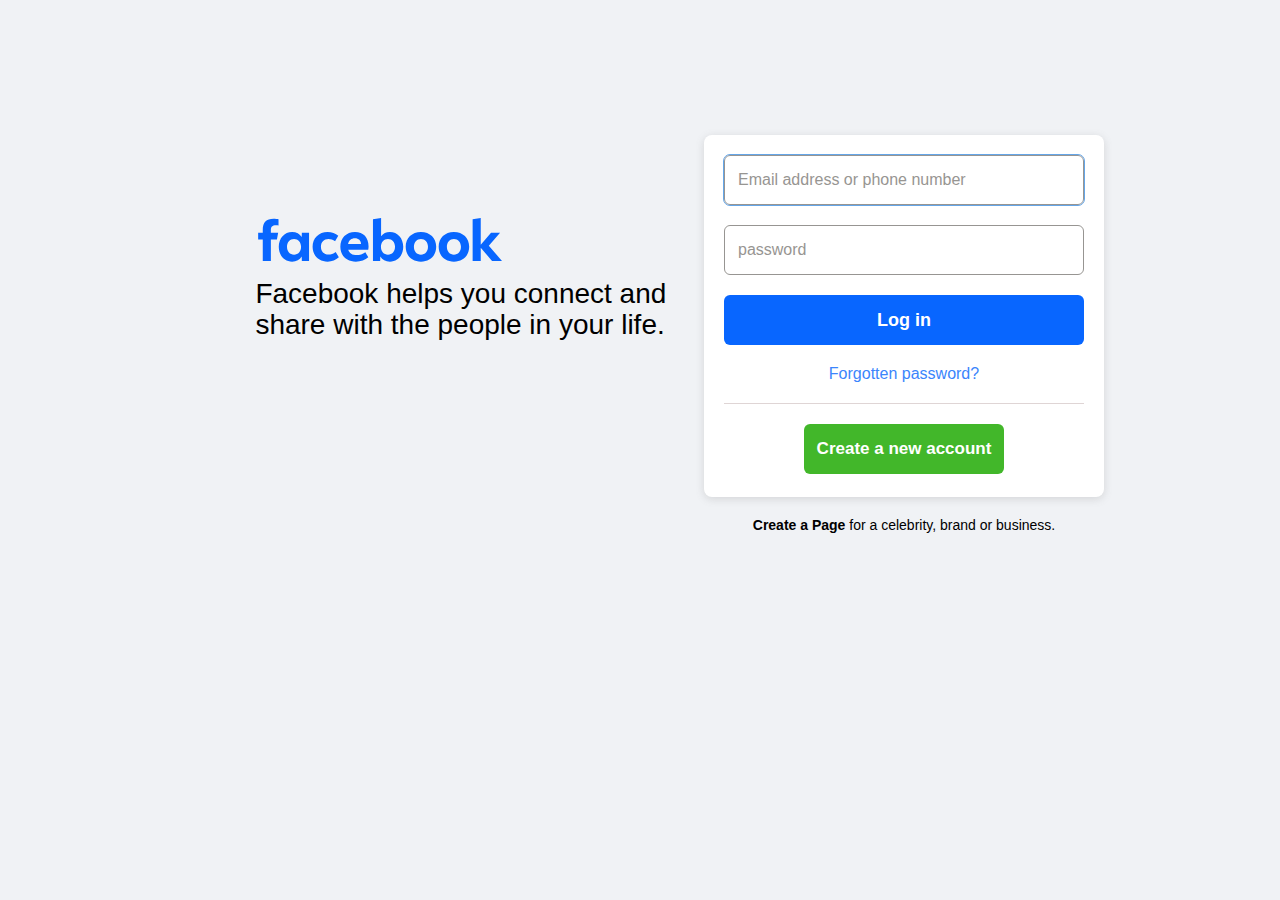
<file: index.html>
<!DOCTYPE html>
<html lang="en">
<head>
    <meta charset="UTF-8">
    <meta name="viewport" content="width=device-width, initial-scale=1.0">
    <title>FB</title>
    <link rel="stylesheet" href="facebook2.css">
</head>
<body>
<div class="main">
    <div class="sub1">
        <img src="facebook.svg" alt="fb">
        <p class="p" >Facebook helps you connect and share with the people in your life.</p>
    </div>
    <div class="sub2">
        <div class="form-div">
            <form action="">
                <input type="text" placeholder="Email address or phone number">
                <input type="password" placeholder="password">
                <input type="submit" value="Log in">
            </form>
            <a href="">Forgotten password?</a>
            <hr>
            <button>Create a new account</button>
        </div>
        <p class="y"><a class="a1" href="">Create a Page</a> for a celebrity, brand or business.</p>
    </div>
</div>
</body>
</html>
</file>
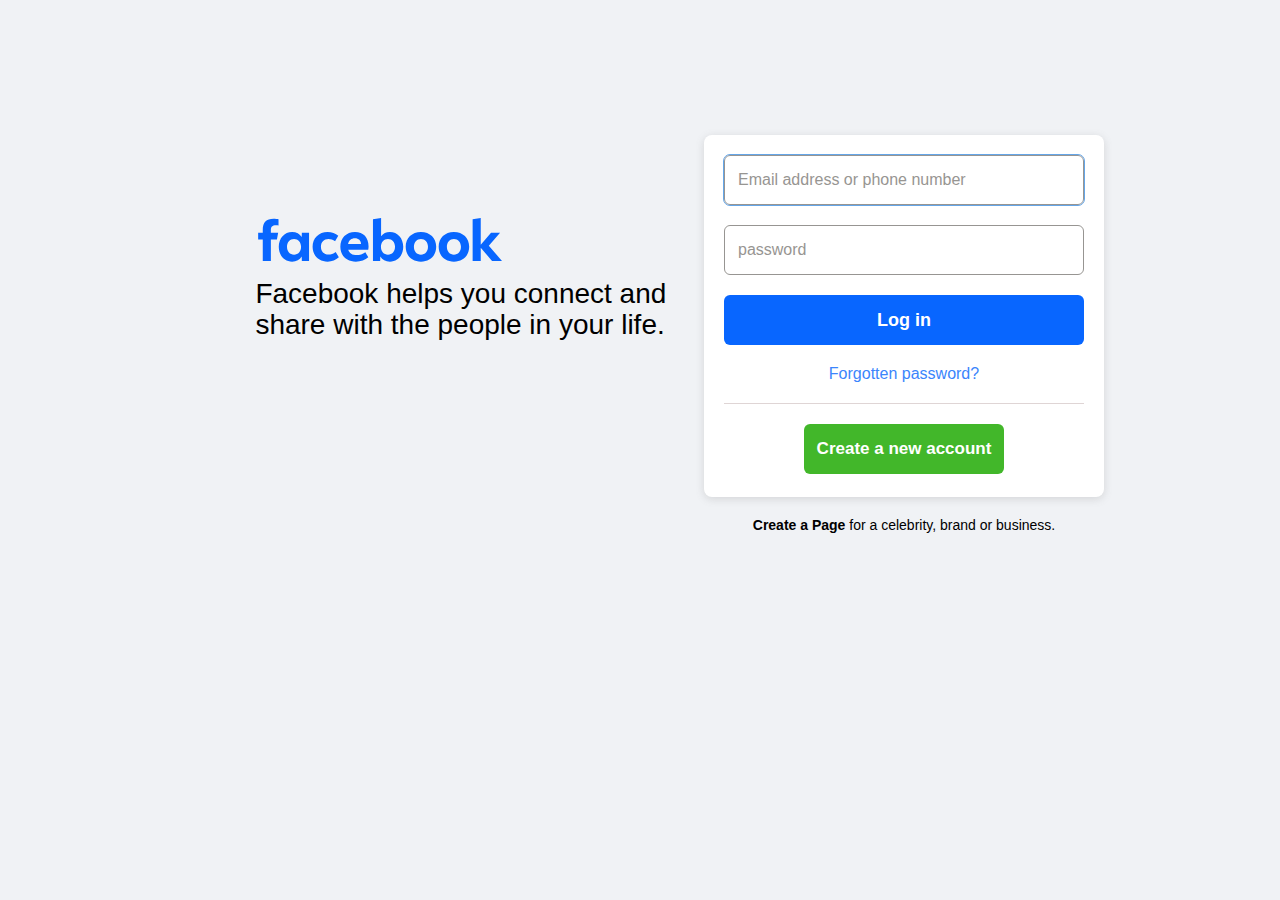
<file: facebook2.html>
<!DOCTYPE html>
<html lang="en">
<head>
    <meta charset="UTF-8">
    <meta name="viewport" content="width=device-width, initial-scale=1.0">
    <title>FB</title>
    <link rel="stylesheet" href="facebook2.css">
</head>
<body>
<div class="main">
    <div class="sub1">
        <img src="facebook.svg" alt="fb">
        <p class="p" >Facebook helps you connect and share with the people in your life.</p>
    </div>
    <div class="sub2">
        <div class="form-div">
            <form action="">
                <input type="text" placeholder="Email address or phone number">
                <input type="password" placeholder="password">
                <input type="submit" value="Log in">
            </form>
            <a href="">Forgotten password?</a>
            <hr>
            <button>Create a new account</button>
        </div>
        <p class="y"><a class="a1" href="">Create a Page</a> for a celebrity, brand or business.</p>
    </div>
</div>
</body>
</html>
</file>
<file: facebook2.css>
*{
    margin:0;
    padding:0;
    box-sizing: border-box;
}
body{
    background-color: #f0f2f5;
}
.main{
    display: flex;
}
.sub1{
    width:55%;
    height:100vh;
    padding-left: 18%;
    padding-right: 5px;
}
.sub2{
    width:45%;
    height:100vh;
}
img{
    width: 300px;
    margin-top: 190px;
}
.p{
    font-size: 28px;
    font-family:Arial, Helvetica, sans-serif;
    margin-left: 25px;
    margin-top: -15px;
    line-height: 31px;
}
.form-div{
    width: 400px;
    background-color: white;
    border-radius: 8px;
    text-align: center;
    margin-top: 135px;
    box-shadow: rgba(99, 99, 99, 0.2) 0px 2px 8px 0px;
}
input{
    width: 90%;
    height: 50px;
    margin-top: 20px;
}
input[type="submit"]{
    background-color: #0866ff;
    color: white;
    font-weight: bold;
    font-size: 18px;
    border-radius: 6px;
    border: none;
}
input[type="submit"]:hover{
    background-color:#0a54ca ;
}
input[type="text"],[type="password"]{
    border: 1px solid #979592;
    border-radius: 6px;
    font-size: 16px;
    padding-left: 13px;
}::placeholder{
    color: #979592;
}
input[type="text"],[type="password"]:focus{
    outline: 1px solid rgb(101, 166, 232);
}
.form-div a{
   color: #3b85fc;
   text-decoration: none;
   font-family: Arial, Helvetica, sans-serif;
   display: block;
   margin-top: 20px;
}
hr{
    width: 90%;
    margin: auto;
    margin-top: 20px;
    border: none;
    border-top: 1px solid rgb(223, 213, 213);
}
button{
    background-color:#42b72a;
    color: white;
    font-weight: bold;
    font-size: 17px;
    border-radius: 6px;
    border: none;
    width: 50%;
    height: 50px;
    margin-top: 20px;
    margin-bottom: 23px;
}
button:hover{
background-color: #3aa424;
}
.y{
font-family:Arial, Helvetica, sans-serif;
font-size: 14px;
width:400px;
text-align: center;
margin-top: 20px;
}
.a1{
    text-decoration: none;
    color: black;
    font-weight: bold;
}
.a1:hover{
    text-decoration: underline;
}
@media only screen and (max-width: 600px) {
    .main{
        flex-direction: column;

    }
    .sub1{
        width: 100%;
        /* height: 200px; */
        height: auto;
    }
    .sub2{
        width: 100%;
        /* height: 300px; */
        height: auto;
        margin-left: 40px;
    
    }
    img{
        margin-top: 30px;
        margin-left: -20px;
        width: 300px;
    }
    p{
        font-size: 20px;
        margin-top: 0px;
        /* margin-right: -45px; */
        margin-left: 0px;
    }
    .y{
        width: auto;
    }
    .form-div{
        /* margin-top: 20px; */
        margin: auto;

    }
  }
</file>
